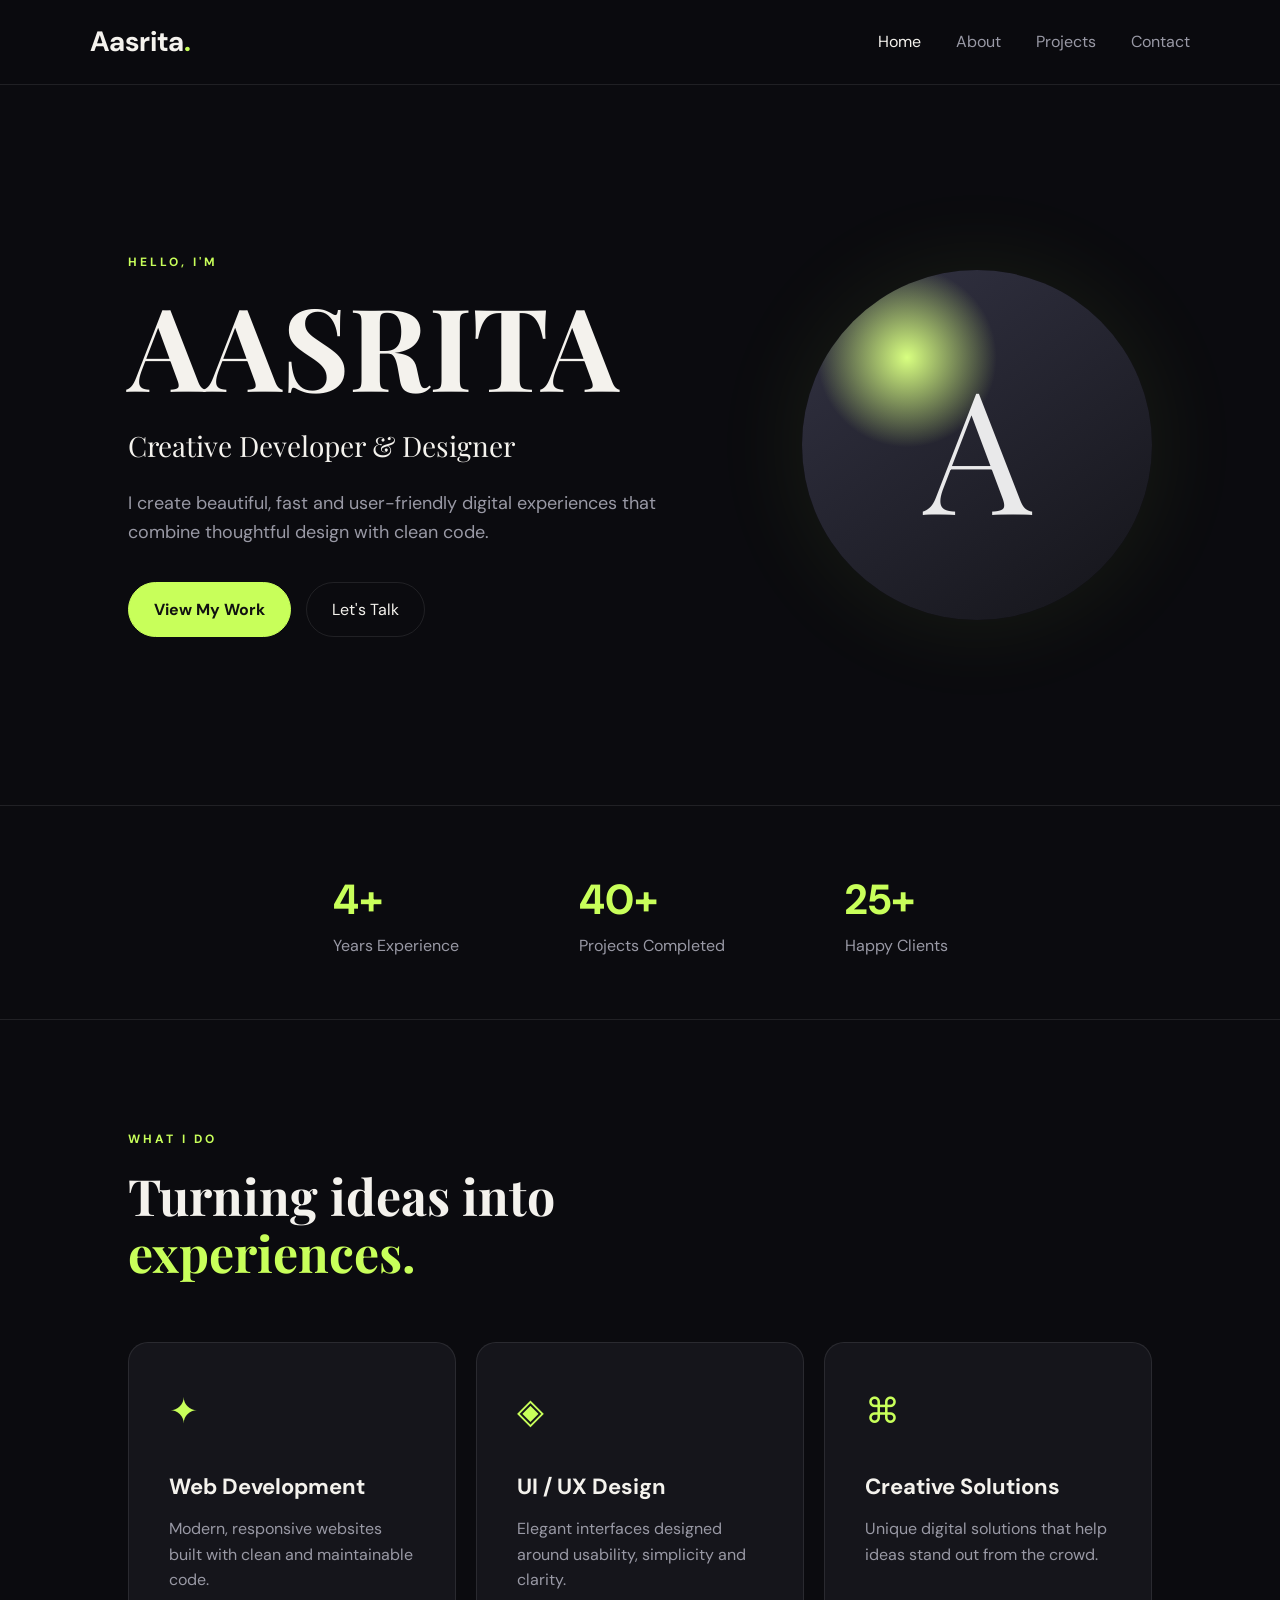
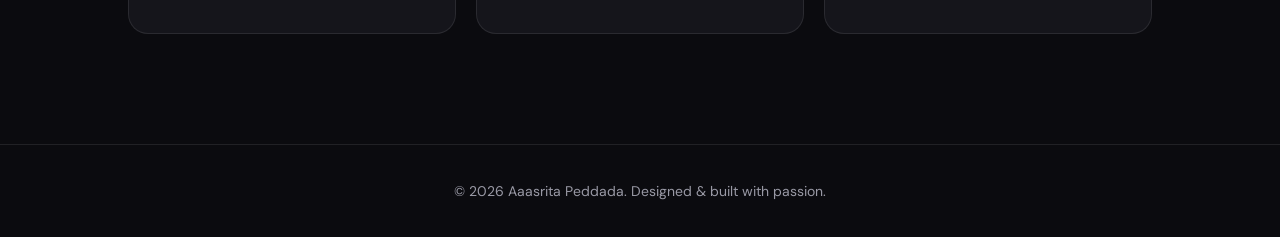
<file: index.html>
<!DOCTYPE html>
<html lang="en">
<head>
  <meta charset="UTF-8">
  <meta name="viewport" content="width=device-width, initial-scale=1.0">
  <title>Aasrita | Portfolio</title>
  <link rel="stylesheet" href="style.css">
</head>

<body>

<header class="navbar">
  <a href="index.html" class="logo">Aasrita<span>.</span></a>

  <nav id="navMenu">
    <a href="index.html" class="active">Home</a>
    <a href="about.html">About</a>
    <a href="projects.html">Projects</a>
    <a href="contact.html">Contact</a>
  </nav>

  <button class="menu-btn" id="menuBtn">☰</button>
</header>

<main>

<section class="hero">
  <div class="hero-content reveal">
    <p class="eyebrow">HELLO, I'M</p>

    <h1>AASRITA</h1>

    <h2>Creative Developer & Designer</h2>

    <p class="hero-text">
      I create beautiful, fast and user-friendly digital experiences
      that combine thoughtful design with clean code.
    </p>

    <div class="hero-buttons">
      <a href="projects.html" class="btn primary">View My Work</a>
      <a href="contact.html" class="btn secondary">Let's Talk</a>
    </div>
  </div>

  <div class="hero-image reveal">
    <div class="profile-circle">
      <div class="profile-initial">A</div>
    </div>
  </div>
</section>

<section class="stats">
  <div>
    <strong>4+</strong>
    <span>Years Experience</span>
  </div>

  <div>
    <strong>40+</strong>
    <span>Projects Completed</span>
  </div>

  <div>
    <strong>25+</strong>
    <span>Happy Clients</span>
  </div>
</section>

<section class="section">
  <div class="section-heading reveal">
    <p class="eyebrow">WHAT I DO</p>
    <h2>Turning ideas into <span>experiences.</span></h2>
  </div>

  <div class="cards">
    <div class="card reveal">
      <div class="icon">✦</div>
      <h3>Web Development</h3>
      <p>
        Modern, responsive websites built with clean and maintainable code.
      </p>
    </div>
    <div class="card reveal">
      <div class="icon">◈</div>
      <h3>UI / UX Design</h3>
      <p>
        Elegant interfaces designed around usability, simplicity and clarity.
      </p>
    </div>
    <div class="card reveal">
      <div class="icon">⌘</div>
      <h3>Creative Solutions</h3>
      <p>
        Unique digital solutions that help ideas stand out from the crowd.
      </p>
    </div>
  </div>
</section>

</main>

<footer>
  <p>© 2026 Aaasrita Peddada. Designed & built with passion.</p>
</footer>

<script src="script.js"></script>
</body>
</html>
</file>
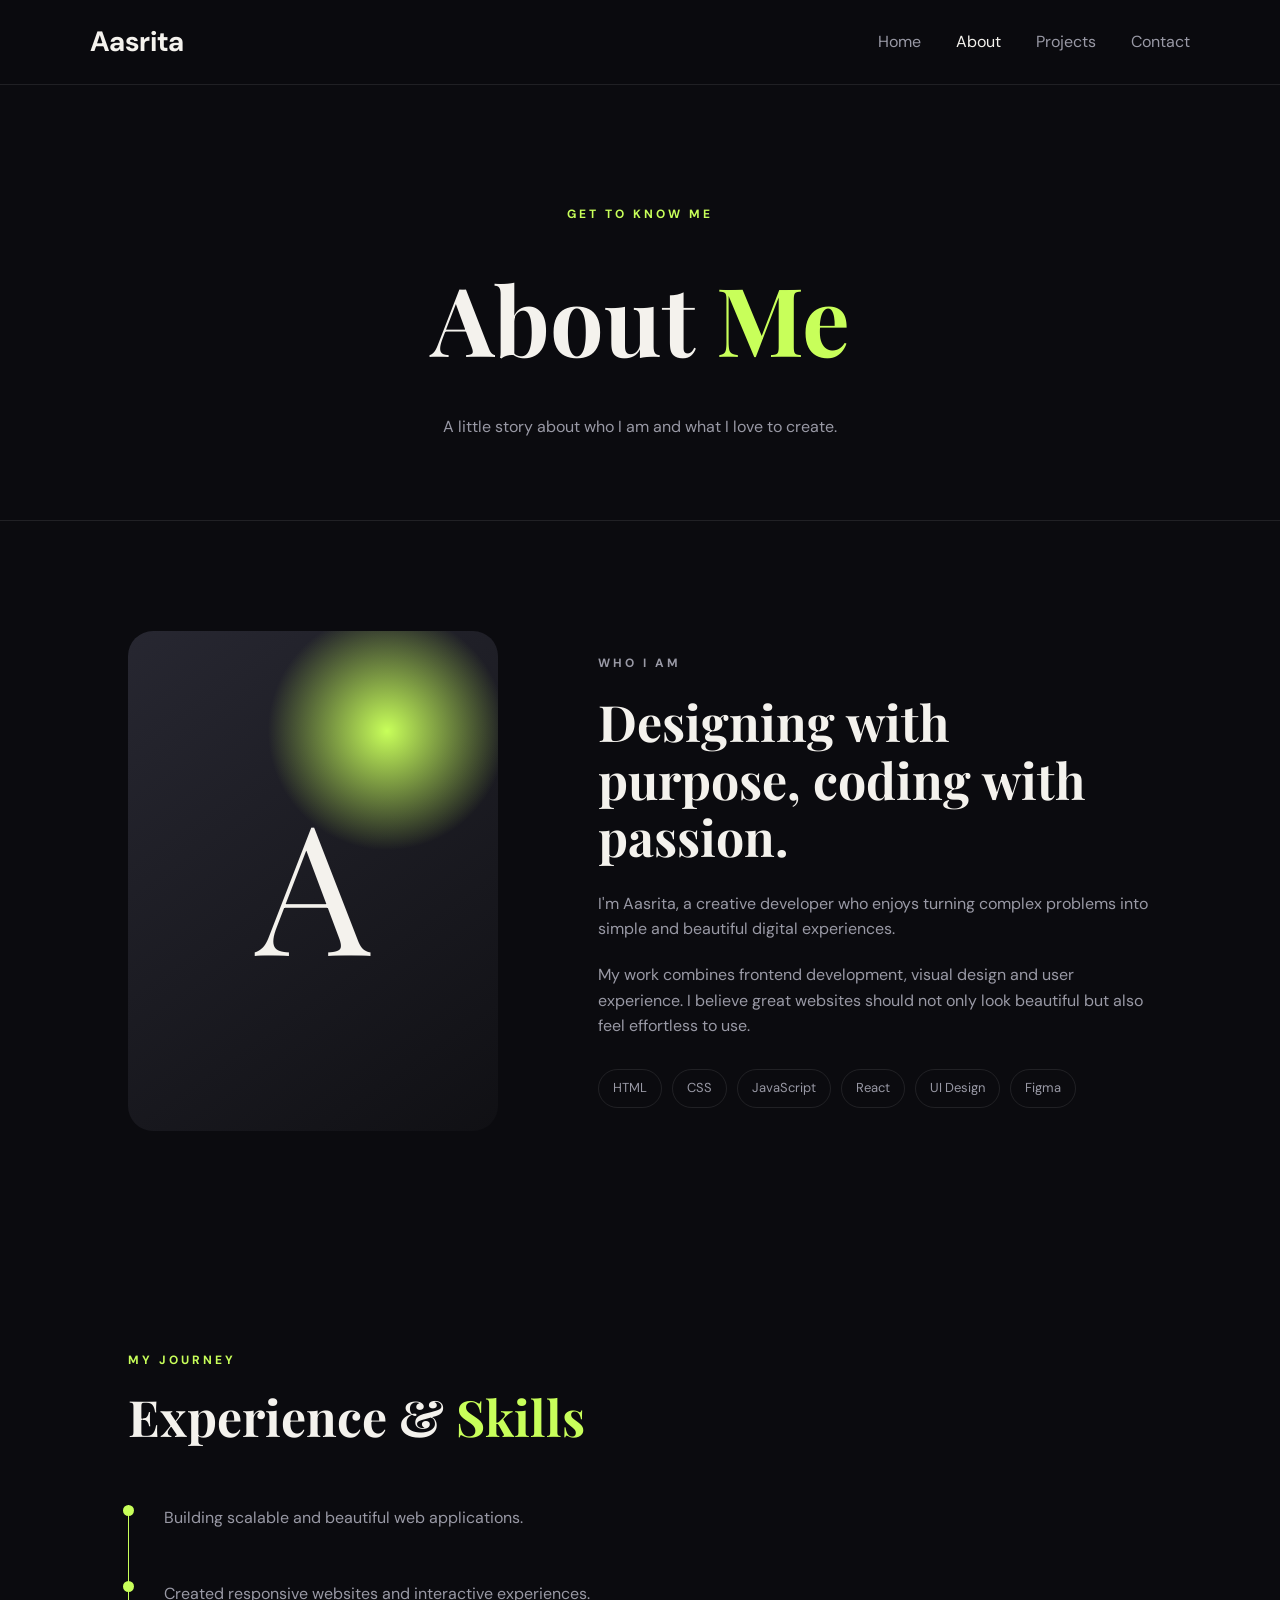
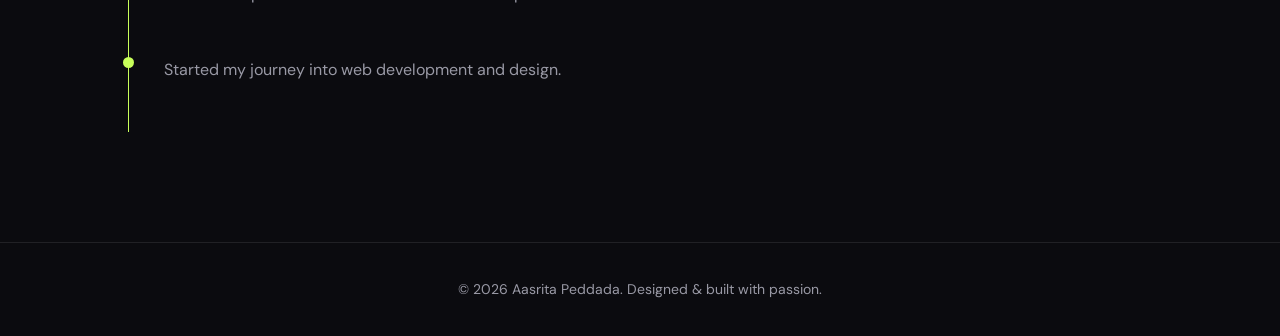
<file: about.html>
<!DOCTYPE html>
<html lang="en">
<head>
  <meta charset="UTF-8">
  <meta name="viewport" content="width=device-width, initial-scale=1.0">
  <title>About | Aasrita</title>
  <link rel="stylesheet" href="style.css">
</head>
<body>
<header class="navbar">
  <a href="index.html" class="logo">Aasrita<span></span></a>
  <nav id="navMenu">
    <a href="index.html">Home</a>
    <a href="about.html" class="active">About</a>
    <a href="projects.html">Projects</a>
    <a href="contact.html">Contact</a>
  </nav>
  <button class="menu-btn" id="menuBtn">☰</button>
</header
<main>
<section class="page-header">
  <p class="eyebrow">GET TO KNOW ME</p>
  <h1>About <span>Me</span></h1>
  <p>A little story about who I am and what I love to create.</p>
</section>
<section class="about-grid section">
  <div class="about-image reveal">
    <div class="large-profile">
      <span>A</span>
    </div>
  </div>
  <div class="about-content reveal">
    <p class="eyebrow">WHO I AM</p>
    <h2>Designing with purpose, coding with passion.</h2>
    <p>
      I'm Aasrita, a creative developer who enjoys turning complex problems
      into simple and beautiful digital experiences.
    </p>
    <p>
      My work combines frontend development, visual design and user
      experience. I believe great websites should not only look beautiful
      but also feel effortless to use.
    </p>
    <div class="skills">
      <span>HTML</span>
      <span>CSS</span>
      <span>JavaScript</span>
      <span>React</span>
      <span>UI Design</span>
      <span>Figma</span>
    </div>
  </div>
</section>
<section class="section">
  <div class="section-heading">
    <p class="eyebrow">MY JOURNEY</p>
    <h2>Experience & <span>Skills</span></h2>
  </div>
  <div class="timeline">
    <div class="timeline-item reveal"> 
      <p>Building scalable and beautiful web applications.</p>
    </div>
    <div class="timeline-item reveal">   
      <p>Created responsive websites and interactive experiences.</p>
    </div>
    <div class="timeline-item reveal">
      <p>Started my journey into web development and design.</p>
    </div>
  </div>
</section>
</main>
<footer>
  <p>© 2026 Aasrita Peddada. Designed & built with passion.</p>
</footer>
<script src="script.js"></script>
</body>
</html>
</file>
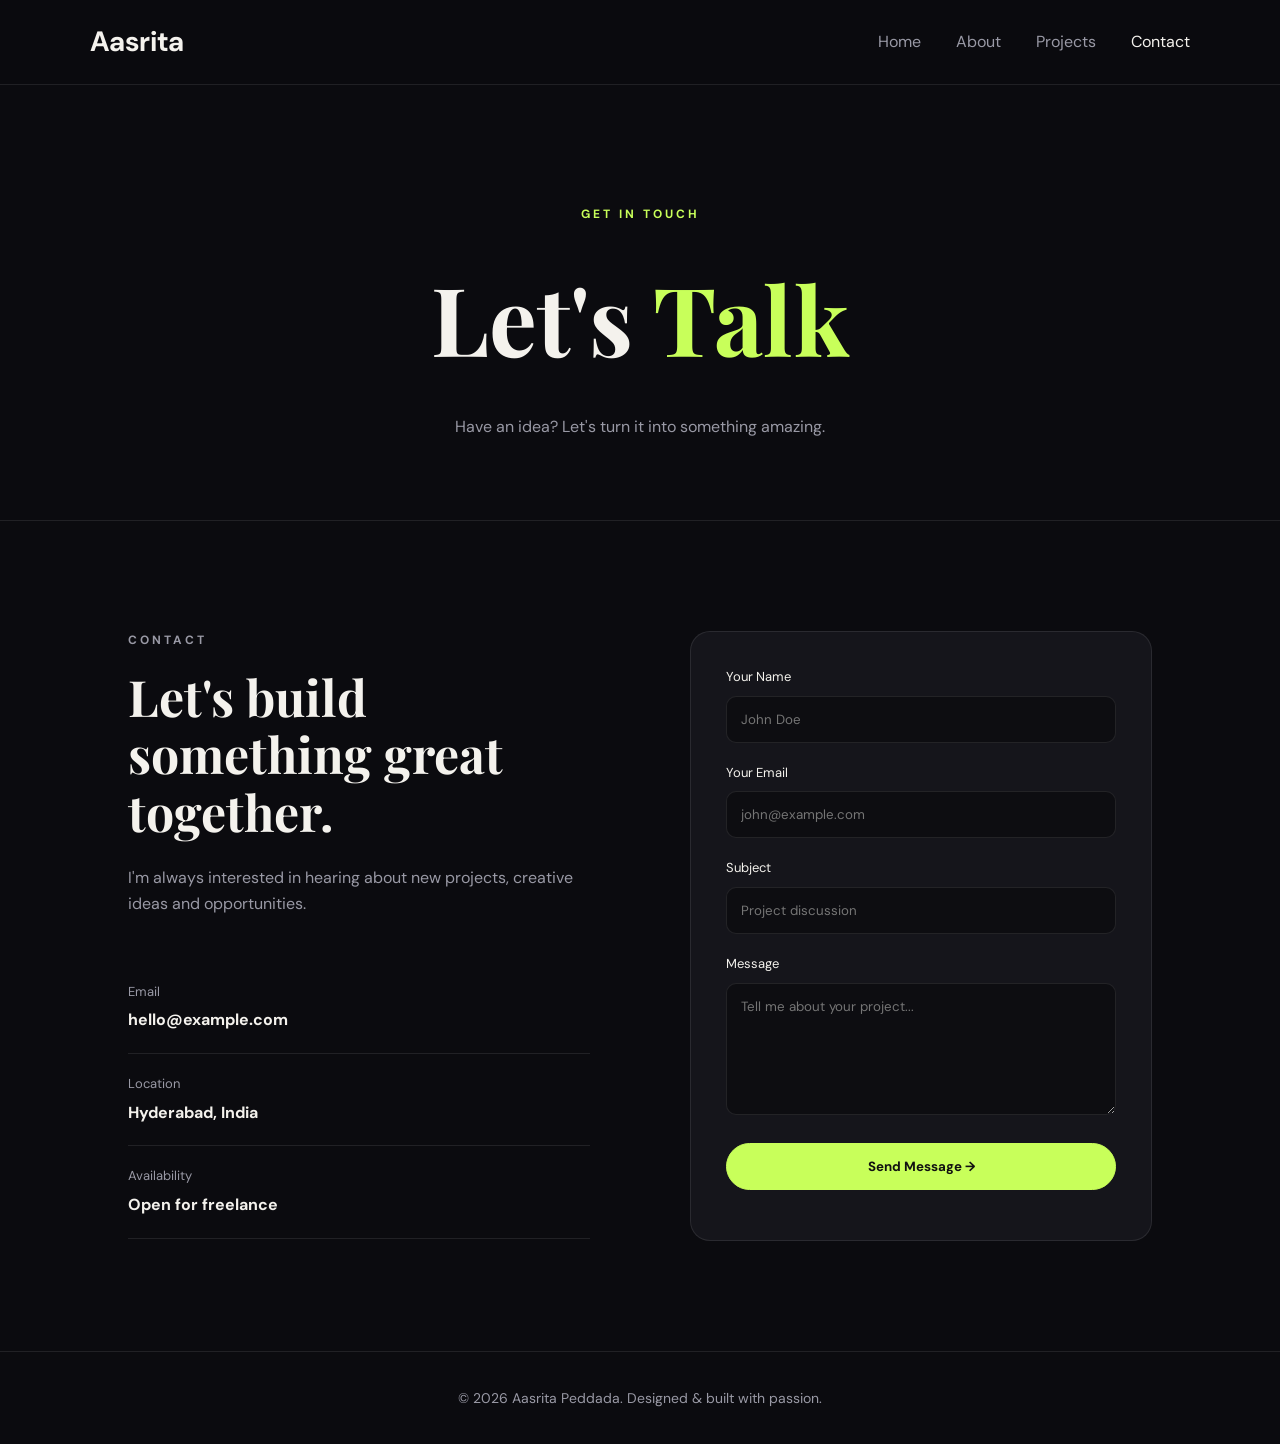
<file: contact.html>
<!DOCTYPE html>
<html lang="en">
<head>
  <meta charset="UTF-8">
  <meta name="viewport" content="width=device-width, initial-scale=1.0">
  <title>Contact | Alex Morgan</title>
  <link rel="stylesheet" href="style.css">
</head>
<body>
<header class="navbar">
  <a href="index.html" class="logo">Aasrita<span></span></a>
  <nav id="navMenu">
    <a href="index.html">Home</a>
    <a href="about.html">About</a>
    <a href="projects.html">Projects</a>
    <a href="contact.html" class="active">Contact</a>
  </nav>
  <button class="menu-btn" id="menuBtn">☰</button>
</header>
<main>
<section class="page-header">
  <p class="eyebrow">GET IN TOUCH</p>
  <h1>Let's <span>Talk</span></h1>
  <p>Have an idea? Let's turn it into something amazing.</p>
</section>
<section class="contact-section section">
  <div class="contact-info reveal">
    <p class="eyebrow">CONTACT</p>
    <h2>Let's build something great together.</h2>
    <p>
      I'm always interested in hearing about new projects,
      creative ideas and opportunities.
    </p>
    <div class="contact-details">
      <div>
        <span>Email</span>
        <strong>hello@example.com</strong>
      </div>
      <div>
        <span>Location</span>
        <strong>Hyderabad, India</strong>
      </div>
      <div>
        <span>Availability</span>
        <strong>Open for freelance</strong>
      </div>
    </div>
  </div>
  <form class="contact-form reveal" id="contactForm">
    <div class="input-group">
      <label>Your Name</label>
      <input type="text" placeholder="John Doe" required>
    </div>
    <div class="input-group">
      <label>Your Email</label>
      <input type="email" placeholder="john@example.com" required>
    </div>
    <div class="input-group">
      <label>Subject</label>
      <input type="text" placeholder="Project discussion">
    </div>
    <div class="input-group">
      <label>Message</label>
      <textarea rows="6" placeholder="Tell me about your project..." required></textarea>
    </div>
    <button type="submit" class="btn primary">
      Send Message →
    </button>
    <p id="formMessage"></p>
  </form>
</section>
</main>
<footer>
  <p>© 2026 Aasrita Peddada. Designed & built with passion.</p>
</footer>
<script src="script.js"></script>
</body>
</html>
</file>
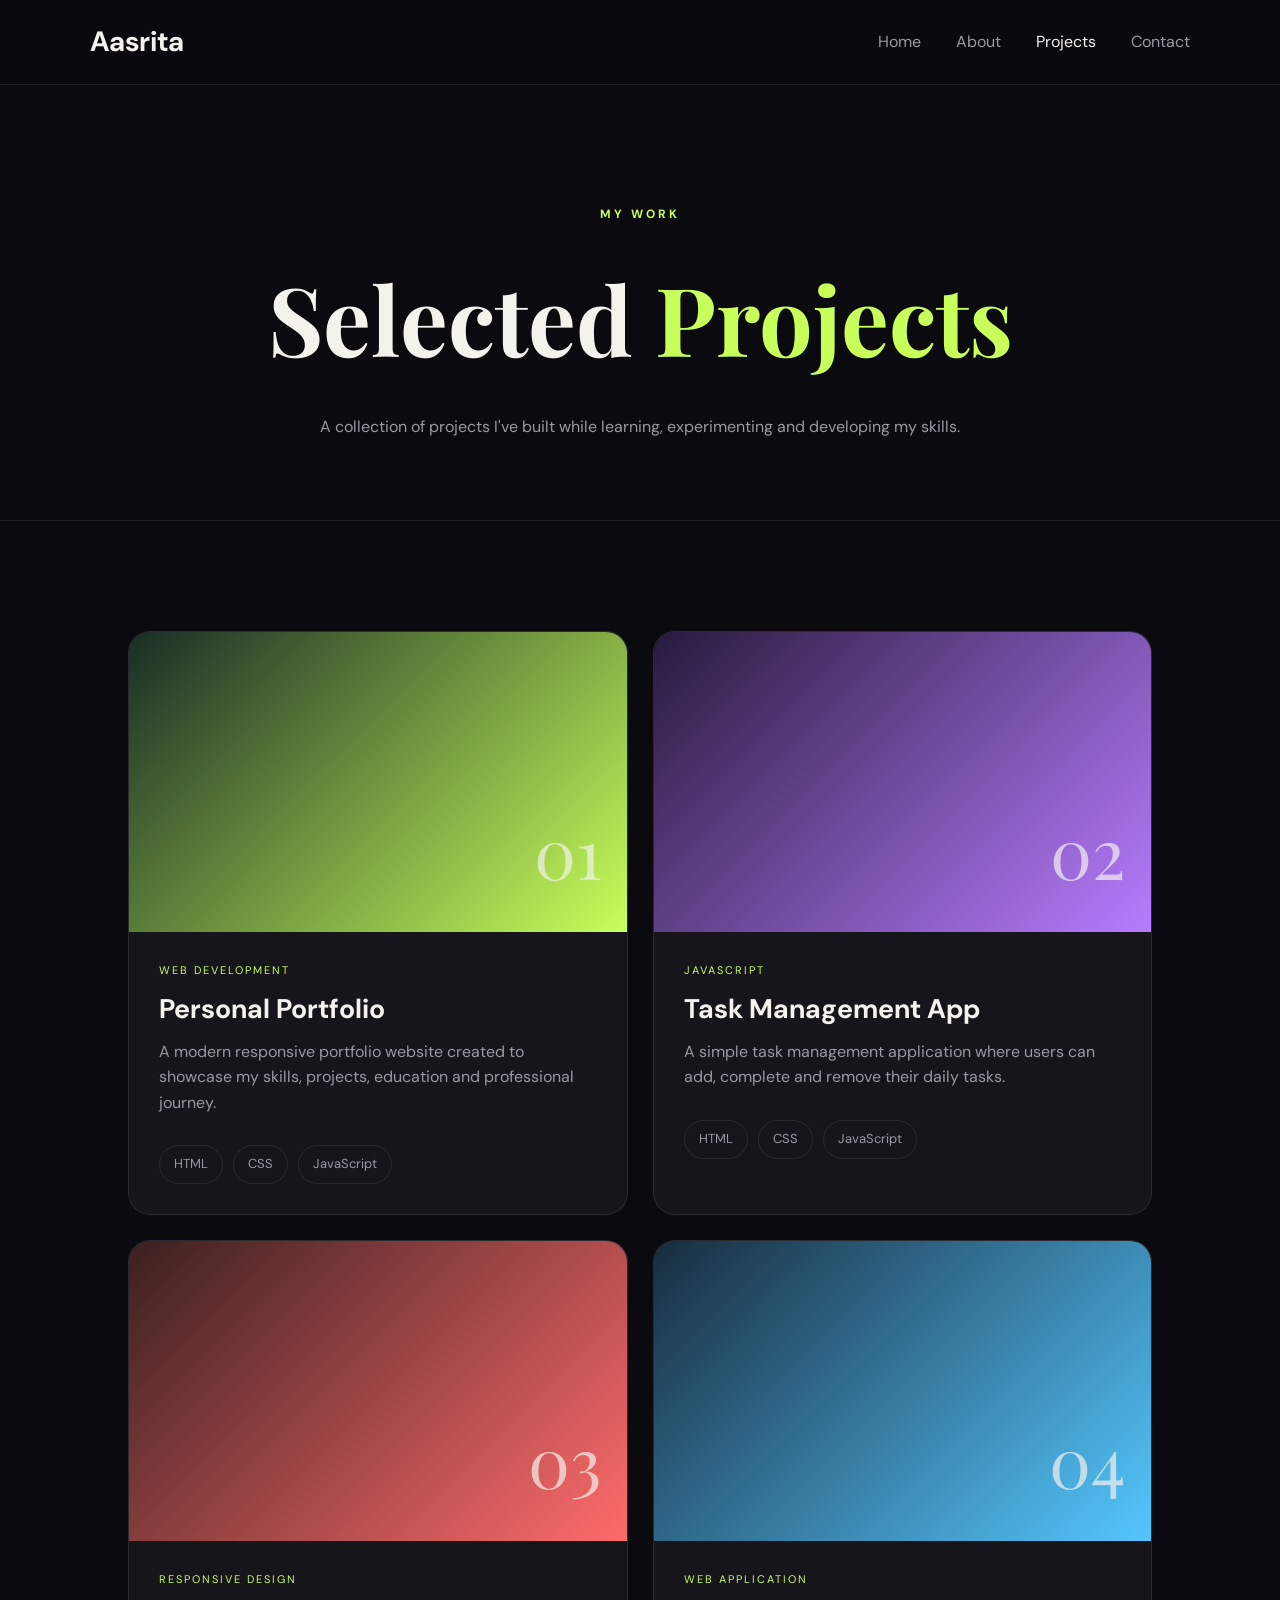
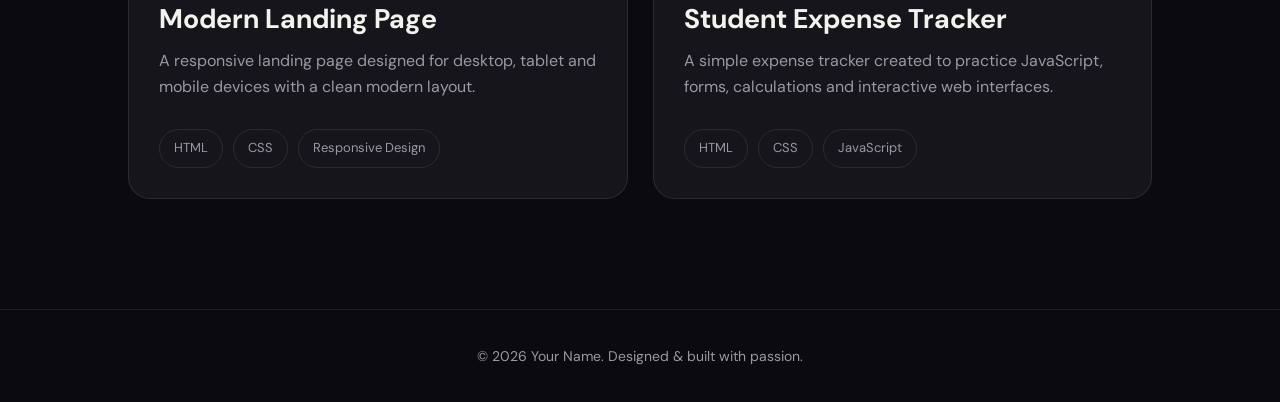
<file: projects.html>
<!DOCTYPE html>
<html lang="en">

<head>
    <meta charset="UTF-8">
    <meta name="viewport" content="width=device-width, initial-scale=1.0">

    <title>Projects | Your Name</title>

    <!-- IMPORTANT: CSS PATH -->
    <link rel="stylesheet" href="style.css">
</head>

<body>

    <!-- ================= NAVBAR ================= -->

    <header class="navbar">

        <a href="index.html" class="logo">
            Aasrita<span></span>
        </a>

        <nav id="navMenu">

            <a href="index.html">Home</a>

            <a href="about.html">About</a>

            <a href="projects.html" class="active">
                Projects
            </a>

            <a href="contact.html">
                Contact
            </a>

        </nav>

        <button class="menu-btn" id="menuBtn">
            ☰
        </button>

    </header>


    <!-- ================= MAIN ================= -->

    <main>

        <!-- PAGE HEADER -->

        <section class="page-header">

            <p class="eyebrow">
                MY WORK
            </p>

            <h1>
                Selected <span>Projects</span>
            </h1>

            <p>
                A collection of projects I've built while learning,
                experimenting and developing my skills.
            </p>

        </section>


        <!-- PROJECTS -->

        <section class="section">

            <div class="project-grid">


                <!-- PROJECT 01 -->

                <article class="project-card reveal">

                    <div class="project-image gradient-one">
                        <span>01</span>
                    </div>

                    <div class="project-info">

                        <p>WEB DEVELOPMENT</p>

                        <h3>
                            Personal Portfolio
                        </h3>

                        <p>
                            A modern responsive portfolio website
                            created to showcase my skills, projects,
                            education and professional journey.
                        </p>

                        <div class="tags">

                            <span>HTML</span>
                            <span>CSS</span>
                            <span>JavaScript</span>

                        </div>

                    </div>

                </article>


                <!-- PROJECT 02 -->

                <article class="project-card reveal">

                    <div class="project-image gradient-two">
                        <span>02</span>
                    </div>

                    <div class="project-info">

                        <p>JAVASCRIPT</p>

                        <h3>
                            Task Management App
                        </h3>

                        <p>
                            A simple task management application
                            where users can add, complete and
                            remove their daily tasks.
                        </p>

                        <div class="tags">

                            <span>HTML</span>
                            <span>CSS</span>
                            <span>JavaScript</span>

                        </div>

                    </div>

                </article>


                <!-- PROJECT 03 -->

                <article class="project-card reveal">

                    <div class="project-image gradient-three">
                        <span>03</span>
                    </div>

                    <div class="project-info">

                        <p>RESPONSIVE DESIGN</p>

                        <h3>
                            Modern Landing Page
                        </h3>

                        <p>
                            A responsive landing page designed
                            for desktop, tablet and mobile
                            devices with a clean modern layout.
                        </p>

                        <div class="tags">

                            <span>HTML</span>
                            <span>CSS</span>
                            <span>Responsive Design</span>

                        </div>

                    </div>

                </article>


                <!-- PROJECT 04 -->

                <article class="project-card reveal">

                    <div class="project-image gradient-four">
                        <span>04</span>
                    </div>

                    <div class="project-info">

                        <p>WEB APPLICATION</p>

                        <h3>
                            Student Expense Tracker
                        </h3>

                        <p>
                            A simple expense tracker created to
                            practice JavaScript, forms, calculations
                            and interactive web interfaces.
                        </p>

                        <div class="tags">

                            <span>HTML</span>
                            <span>CSS</span>
                            <span>JavaScript</span>

                        </div>

                    </div>

                </article>


            </div>

        </section>

    </main>


    <!-- ================= FOOTER ================= -->

    <footer>

        <p>
            © 2026 Your Name. Designed & built with passion.
        </p>

    </footer>


    <!-- IMPORTANT: JavaScript PATH -->

    <script src="script.js"></script>

</body>

</html>
</file>
<file: style.css>
@import url('https://fonts.googleapis.com/css2?family=DM+Sans:wght@400;500;600;700&family=Playfair+Display:wght@600;700&display=swap');

:root {
  --bg: #0b0b0f;
  --bg-light: #111116;
  --card: #15151b;
  --text: #f4f2ed;
  --muted: #9999a5;
  --accent: #c8ff5a;
  --border: rgba(255,255,255,.09);
}

* {
  margin: 0;
  padding: 0;
  box-sizing: border-box;
}

html {
  scroll-behavior: smooth;
}

body {
  background: var(--bg);
  color: var(--text);
  font-family: "DM Sans", sans-serif;
  line-height: 1.6;
}

a {
  text-decoration: none;
  color: inherit;
}

.navbar {
  height: 85px;
  padding: 0 7%;
  display: flex;
  align-items: center;
  justify-content: space-between;
  border-bottom: 1px solid var(--border);
  position: sticky;
  top: 0;
  z-index: 100;
  background: rgba(11,11,15,.88);
  backdrop-filter: blur(15px);
}

.logo {
  font-size: 28px;
  font-weight: 700;
}

.logo span,
h1 span,
h2 span {
  color: var(--accent);
}

nav {
  display: flex;
  gap: 35px;
}

nav a {
  color: var(--muted);
  transition: .3s;
}

nav a:hover,
nav a.active {
  color: var(--text);
}

.menu-btn {
  display: none;
  border: 0;
  background: none;
  color: white;
  font-size: 26px;
  cursor: pointer;
}

.hero {
  min-height: 720px;
  padding: 100px 10%;
  display: flex;
  align-items: center;
  justify-content: space-between;
  gap: 70px;
}

.hero-content {
  max-width: 680px;
}

.eyebrow {
  color: var(--accent);
  letter-spacing: 3px;
  font-size: 12px;
  font-weight: 700;
  margin-bottom: 18px;
}

h1,
h2 {
  font-family: "Playfair Display", serif;
}

.hero h1 {
  font-size: clamp(65px, 9vw, 125px);
  line-height: .95;
  margin-bottom: 25px;
}

.hero h2 {
  font-size: 28px;
  font-weight: 400;
  margin-bottom: 20px;
}

.hero-text {
  max-width: 580px;
  color: var(--muted);
  font-size: 18px;
}

.hero-buttons {
  display: flex;
  gap: 15px;
  margin-top: 35px;
}

.btn {
  display: inline-block;
  padding: 14px 25px;
  border-radius: 50px;
  border: 1px solid var(--border);
  transition: .3s;
  cursor: pointer;
  font-family: inherit;
}

.btn.primary {
  background: var(--accent);
  color: #111;
  border-color: var(--accent);
  font-weight: 700;
}

.btn.primary:hover {
  transform: translateY(-3px);
  box-shadow: 0 10px 30px rgba(200,255,90,.2);
}

.btn.secondary:hover {
  background: white;
  color: black;
}

.hero-image {
  display: flex;
  justify-content: center;
}

.profile-circle {
  width: 350px;
  height: 350px;
  border-radius: 50%;
  background:
    radial-gradient(circle at 30% 25%, #d8ff80, transparent 25%),
    linear-gradient(145deg, #333344, #141419);
  display: grid;
  place-items: center;
  box-shadow: 0 0 100px rgba(200,255,90,.08);
}

.profile-initial {
  font-family: "Playfair Display";
  font-size: 170px;
  color: rgba(255,255,255,.9);
}

.stats {
  display: flex;
  justify-content: center;
  gap: 120px;
  padding: 60px 10%;
  border-top: 1px solid var(--border);
  border-bottom: 1px solid var(--border);
}

.stats div {
  display: flex;
  flex-direction: column;
}

.stats strong {
  color: var(--accent);
  font-size: 42px;
}

.stats span {
  color: var(--muted);
}

.section {
  padding: 110px 10%;
}

.section-heading {
  max-width: 700px;
  margin-bottom: 60px;
}

.section-heading h2 {
  font-size: 50px;
  line-height: 1.15;
}

.cards {
  display: grid;
  grid-template-columns: repeat(3,1fr);
  gap: 20px;
}

.card {
  background: var(--card);
  border: 1px solid var(--border);
  padding: 40px;
  border-radius: 20px;
  transition: .35s;
}

.card:hover {
  transform: translateY(-8px);
  border-color: rgba(200,255,90,.4);
}

.icon {
  color: var(--accent);
  font-size: 35px;
  margin-bottom: 30px;
}

.card h3 {
  font-size: 22px;
  margin-bottom: 12px;
}

.card p,
.about-content p,
.project-info > p,
.contact-info > p {
  color: var(--muted);
}

.page-header {
  padding: 120px 10% 80px;
  text-align: center;
  border-bottom: 1px solid var(--border);
}

.page-header h1 {
  font-size: clamp(55px,8vw,95px);
}

.page-header > p:last-child {
  color: var(--muted);
  margin-top: 20px;
}

.about-grid {
  display: grid;
  grid-template-columns: .8fr 1.2fr;
  gap: 100px;
  align-items: center;
}

.large-profile {
  height: 500px;
  border-radius: 25px;
  background:
    radial-gradient(circle at 70% 20%, var(--accent), transparent 25%),
    linear-gradient(145deg,#272731,#101014);
  display: grid;
  place-items: center;
}

.large-profile span {
  font: 180px "Playfair Display";
}

.about-content h2 {
  font-size: 50px;
  line-height: 1.15;
  margin-bottom: 25px;
}

.about-content p {
  margin-bottom: 20px;
}

.skills,
.tags {
  display: flex;
  flex-wrap: wrap;
  gap: 10px;
  margin-top: 30px;
}

.skills span,
.tags span {
  border: 1px solid var(--border);
  padding: 8px 14px;
  border-radius: 50px;
  color: var(--muted);
  font-size: 13px;
}

.timeline {
  max-width: 800px;
}

.timeline-item {
  border-left: 1px solid var(--accent);
  padding: 0 0 50px 35px;
  position: relative;
}

.timeline-item::before {
  content: "";
  position: absolute;
  left: -6px;
  top: 0;
  width: 11px;
  height: 11px;
  background: var(--accent);
  border-radius: 50%;
}

.timeline-item span {
  color: var(--accent);
  font-size: 13px;
}

.timeline-item h3 {
  font-size: 24px;
  margin: 8px 0;
}

.timeline-item p {
  color: var(--muted);
}

.project-grid {
  display: grid;
  grid-template-columns: repeat(2,1fr);
  gap: 25px;
}

.project-card {
  background: var(--card);
  border: 1px solid var(--border);
  border-radius: 22px;
  overflow: hidden;
  transition: .35s;
}

.project-card:hover {
  transform: translateY(-8px);
}

.project-image {
  height: 300px;
  padding: 25px;
  display: flex;
  align-items: flex-end;
  justify-content: flex-end;
}

.project-image span {
  font-size: 70px;
  font-family: "Playfair Display";
  opacity: .7;
}

.gradient-one {
  background: linear-gradient(135deg,#172d25,#c8ff5a);
}

.gradient-two {
  background: linear-gradient(135deg,#281b3d,#b77cff);
}

.gradient-three {
  background: linear-gradient(135deg,#3b2020,#ff6b6b);
}

.gradient-four {
  background: linear-gradient(135deg,#182c3e,#54c7ff);
}

.project-info {
  padding: 30px;
}

.project-info > p:first-child {
  color: var(--accent);
  font-size: 11px;
  letter-spacing: 2px;
}

.project-info h3 {
  font-size: 27px;
  margin: 8px 0;
}

.contact-section {
  display: grid;
  grid-template-columns: 1fr 1fr;
  gap: 100px;
}

.contact-info h2 {
  font-size: 50px;
  line-height: 1.15;
  margin-bottom: 25px;
}

.contact-details {
  margin-top: 45px;
}

.contact-details div {
  border-bottom: 1px solid var(--border);
  padding: 20px 0;
  display: flex;
  flex-direction: column;
}

.contact-details span {
  color: var(--muted);
  font-size: 13px;
}

.contact-details strong {
  margin-top: 5px;
}

.contact-form {
  background: var(--card);
  border: 1px solid var(--border);
  border-radius: 20px;
  padding: 35px;
}

.input-group {
  margin-bottom: 20px;
}

.input-group label {
  display: block;
  font-size: 13px;
  margin-bottom: 8px;
}

input,
textarea {
  width: 100%;
  background: #0d0d11;
  color: white;
  border: 1px solid var(--border);
  border-radius: 10px;
  padding: 14px;
  outline: none;
  font-family: inherit;
}

input:focus,
textarea:focus {
  border-color: var(--accent);
}

.contact-form .btn {
  width: 100%;
}

#formMessage {
  color: var(--accent);
  margin-top: 15px;
  text-align: center;
}

footer {
  padding: 35px 10%;
  text-align: center;
  color: var(--muted);
  border-top: 1px solid var(--border);
  font-size: 14px;
}

.reveal {
  opacity: 0;
  transform: translateY(30px);
  transition: opacity .7s ease, transform .7s ease;
}

.reveal.visible {
  opacity: 1;
  transform: translateY(0);
}

@media(max-width: 800px) {

  .navbar {
    padding: 0 6%;
  }

  nav {
    position: absolute;
    top: 85px;
    left: 0;
    width: 100%;
    background: #0b0b0f;
    display: none;
    flex-direction: column;
    padding: 25px 8%;
    border-bottom: 1px solid var(--border);
  }

  nav.open {
    display: flex;
  }

  .menu-btn {
    display: block;
  }

  .hero {
    flex-direction: column;
    text-align: center;
    padding: 80px 7%;
  }

  .hero-buttons {
    justify-content: center;
  }

  .profile-circle {
    width: 270px;
    height: 270px;
  }

  .profile-initial {
    font-size: 120px;
  }

  .stats {
    gap: 30px;
    justify-content: space-between;
    padding: 45px 7%;
  }

  .stats strong {
    font-size: 30px;
  }

  .stats span {
    font-size: 12px;
  }

  .cards,
  .project-grid,
  .about-grid,
  .contact-section {
    grid-template-columns: 1fr;
  }

  .about-grid,
  .contact-section {
    gap: 50px;
  }

  .section {
    padding: 80px 7%;
  }

  .section-heading h2,
  .about-content h2,
  .contact-info h2 {
    font-size: 40px;
  }

  .large-profile {
    height: 350px;
  }
}

@media(max-width: 500px) {

  .hero h1 {
    font-size: 65px;
  }

  .hero h2 {
    font-size: 22px;
  }

  .stats {
    flex-direction: column;
    text-align: center;
  }

  .stats div {
    align-items: center;
  }

  .hero-buttons {
    flex-direction: column;
  }

  .btn {
    text-align: center;
  }

  .page-header {
    padding: 90px 7% 60px;
  }

  .project-image {
    height: 230px;
  }
}
</file>
